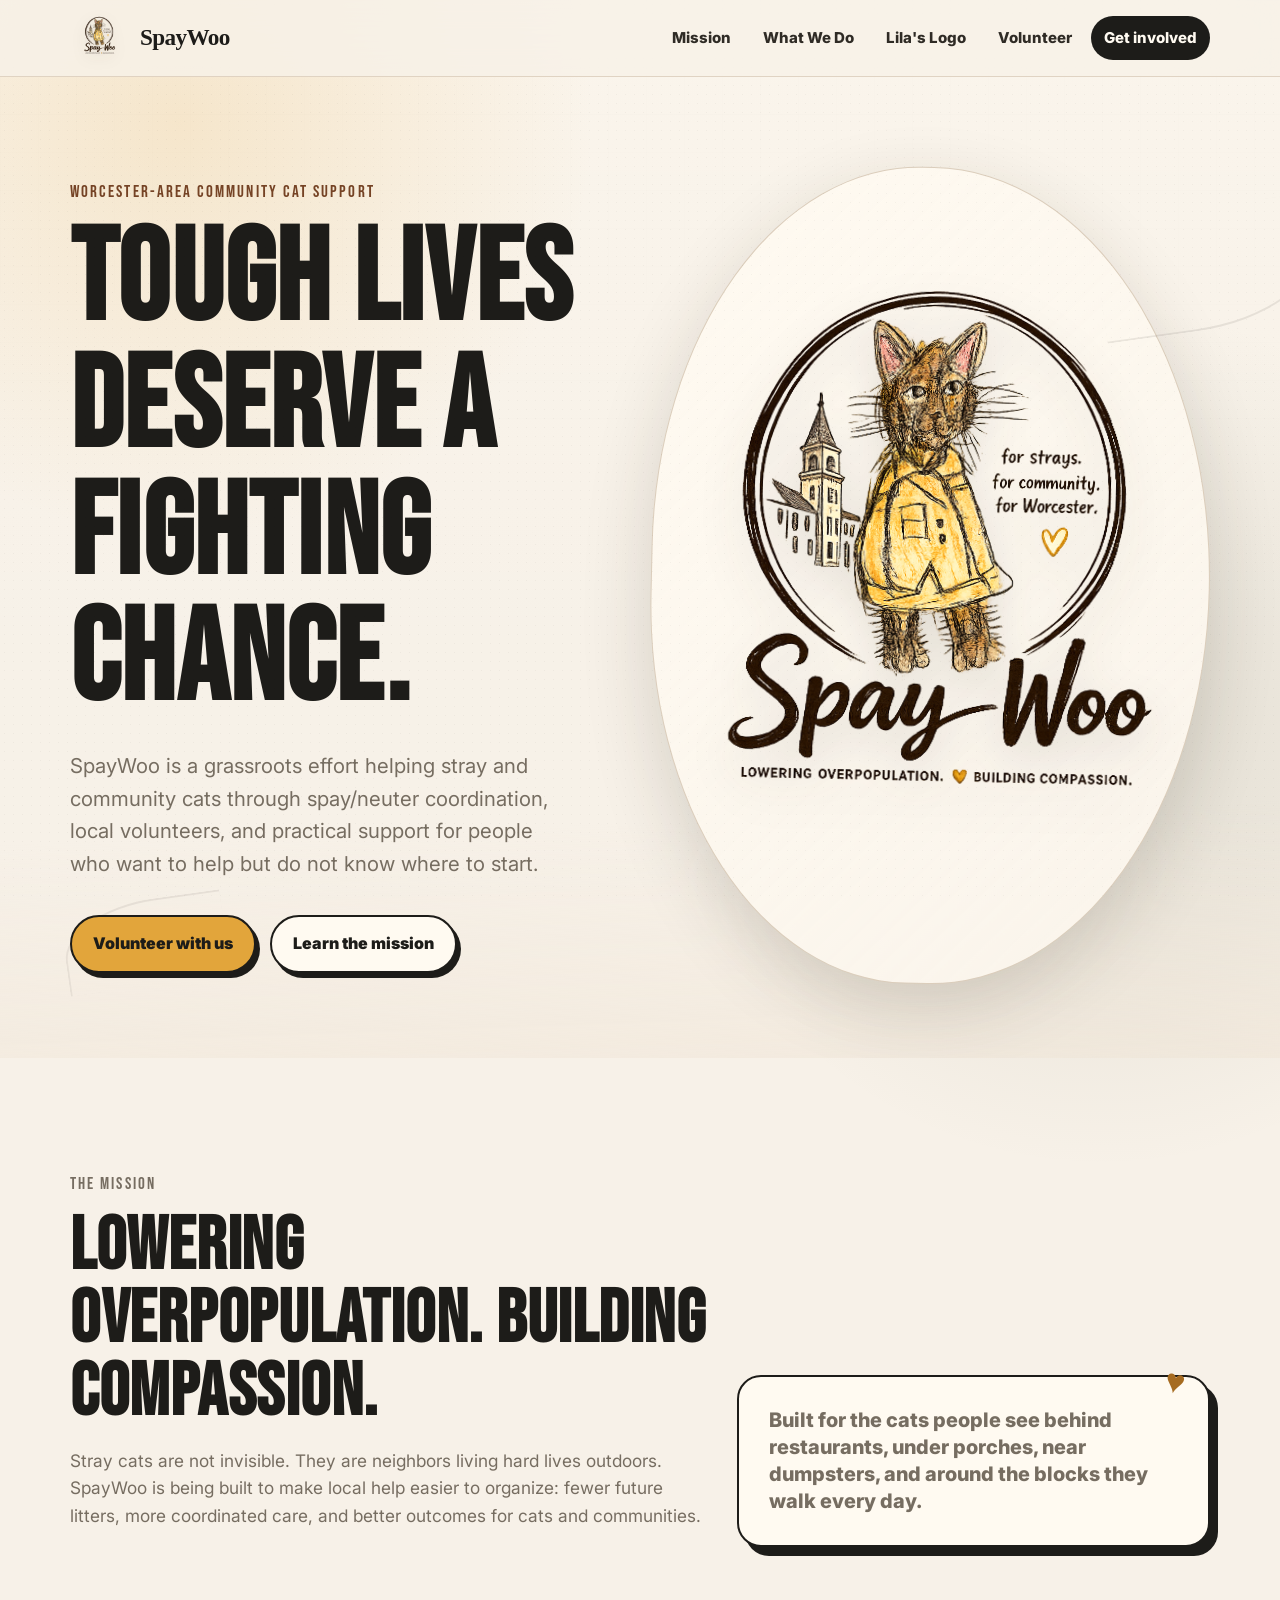
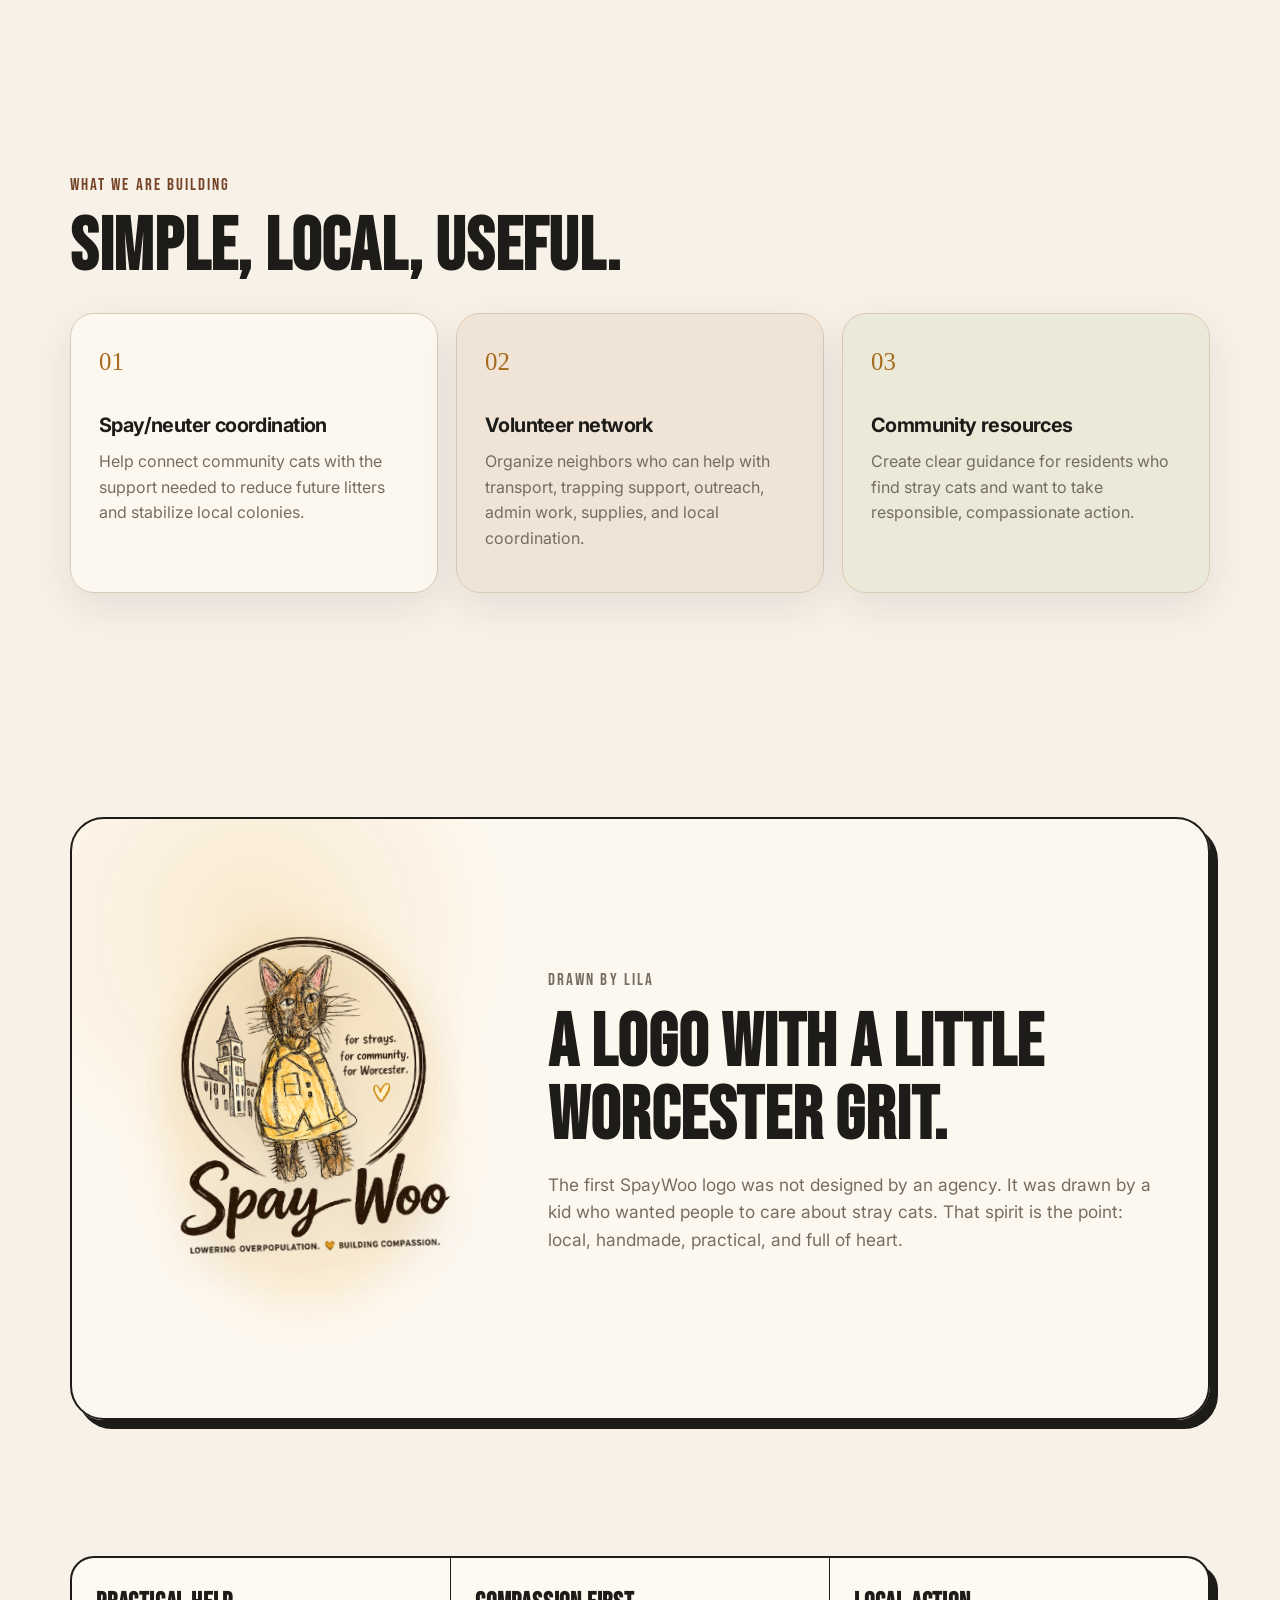
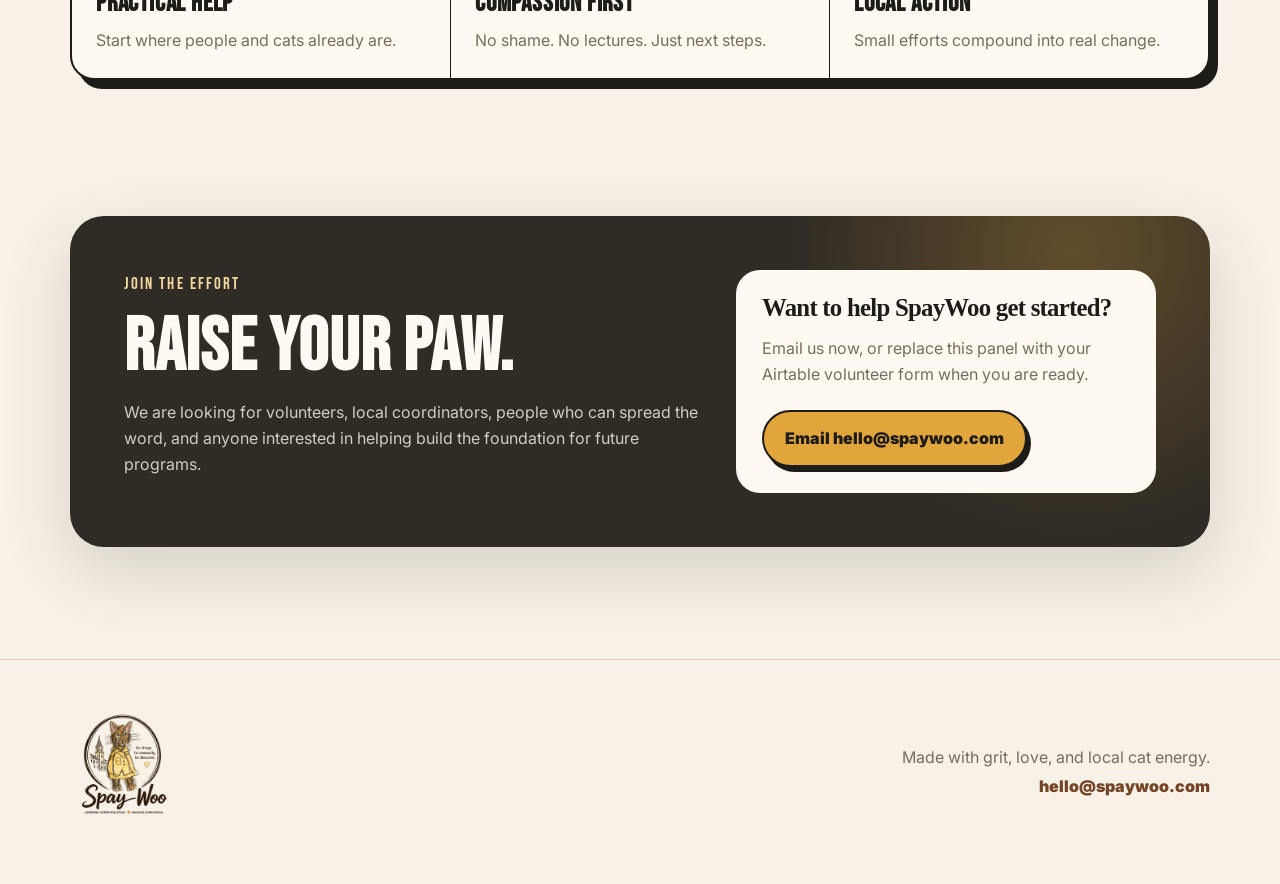
<file: index.html>
<!doctype html>
<html lang="en">
<head>
  <meta charset="utf-8" />
  <meta name="viewport" content="width=device-width, initial-scale=1" />
  <title>SpayWoo | For Strays. For Community. For Worcester.</title>
  <meta name="description" content="SpayWoo helps Worcester-area stray and community cats through spay/neuter support, volunteer coordination, and local rescue action." />
  <meta name="theme-color" content="#f5eee3" />

  <meta property="og:title" content="SpayWoo" />
  <meta property="og:description" content="For strays. For community. For Worcester." />
  <meta property="og:type" content="website" />
  <meta property="og:image" content="assets/images/SpayWoo_LilaLogo_noback.png" />

  <link rel="preconnect" href="https://fonts.googleapis.com">
  <link rel="preconnect" href="https://fonts.gstatic.com" crossorigin>
  <link href="https://fonts.googleapis.com/css2?family=Bebas+Neue&family=Inter:wght@400;500;600;700;800&family=Permanent+Marker&display=swap" rel="stylesheet">
  <link rel="stylesheet" href="assets/css/styles.css" />
</head>
<body>
  <a class="skip-link" href="#main">Skip to content</a>

  <header class="site-header" aria-label="Site header">
    <nav class="nav container" aria-label="Primary navigation">
      <a class="brand" href="./" aria-label="SpayWoo home">
        <img src="assets/images/SpayWoo_LilaLogo_noback.png" alt="SpayWoo logo" />
        <span>SpayWoo</span>
      </a>

      <button class="nav-toggle" type="button" aria-expanded="false" aria-controls="nav-menu">
        <span class="sr-only">Toggle navigation</span>
        <span></span><span></span><span></span>
      </button>

      <div class="nav-menu" id="nav-menu">
        <a href="#mission">Mission</a>
        <a href="#work">What We Do</a>
        <a href="#story">Lila's Logo</a>
        <a href="#volunteer">Volunteer</a>
        <a class="nav-cta" href="mailto:hello@spaywoo.com?subject=SpayWoo%20Volunteer%20Interest">Get involved</a>
      </div>
    </nav>
  </header>

  <main id="main">
    <section class="hero" aria-labelledby="hero-title">
      <div class="hero-texture" aria-hidden="true"></div>
      <div class="container hero-grid">
        <div class="hero-copy reveal">
          <p class="eyebrow">Worcester-area community cat support</p>
          <h1 id="hero-title">Tough lives deserve a fighting chance.</h1>
          <p class="hero-lede">
            SpayWoo is a grassroots effort helping stray and community cats through spay/neuter coordination, local volunteers, and practical support for people who want to help but do not know where to start.
          </p>
          <div class="hero-actions" aria-label="Primary actions">
            <a class="button button-primary" href="#volunteer">Volunteer with us</a>
            <a class="button button-secondary" href="#mission">Learn the mission</a>
          </div>
        </div>

        <div class="logo-stage reveal" aria-label="SpayWoo logo">
          <!-- <div class="sketch-note" aria-hidden="true">one cat. one colony. one neighborhood at a time.</div> -->
          <div class="logo-card">
            <img class="hero-logo" src="assets/images/SpayWoo_LilaLogo_noback.png" alt="SpayWoo logo featuring a tough tabby cat in a coat with the words for strays, for community, for Worcester." />
          </div>
        </div>
      </div>
    </section>

    <section class="mission-section" id="mission">
      <div class="container mission-grid">
        <div class="section-copy reveal">
          <p class="eyebrow">The mission</p>
          <h2>Lowering overpopulation. Building compassion.</h2>
          <p>
            Stray cats are not invisible. They are neighbors living hard lives outdoors. SpayWoo is being built to make local help easier to organize: fewer future litters, more coordinated care, and better outcomes for cats and communities.
          </p>
        </div>
        <aside class="street-note reveal" aria-label="SpayWoo focus areas">
          <p>Built for the cats people see behind restaurants, under porches, near dumpsters, and around the blocks they walk every day.</p>
        </aside>
      </div>
    </section>

    <section class="work-section" id="work" aria-labelledby="work-title">
      <div class="container">
        <div class="section-heading reveal">
          <p class="eyebrow">What we are building</p>
          <h2 id="work-title">Simple, local, useful.</h2>
        </div>

        <div class="work-grid">
          <article class="work-card reveal">
            <span class="card-number">01</span>
            <h3>Spay/neuter coordination</h3>
            <p>Help connect community cats with the support needed to reduce future litters and stabilize local colonies.</p>
          </article>
          <article class="work-card reveal">
            <span class="card-number">02</span>
            <h3>Volunteer network</h3>
            <p>Organize neighbors who can help with transport, trapping support, outreach, admin work, supplies, and local coordination.</p>
          </article>
          <article class="work-card reveal">
            <span class="card-number">03</span>
            <h3>Community resources</h3>
            <p>Create clear guidance for residents who find stray cats and want to take responsible, compassionate action.</p>
          </article>
        </div>
      </div>
    </section>

    <section class="story-section" id="story" aria-labelledby="story-title">
      <div class="container story-card reveal">
        <div class="story-art" aria-hidden="true">
          <img src="assets/images/SpayWoo_LilaLogo_noback.png" alt="" />
        </div>
        <div class="story-copy">
          <p class="eyebrow">Drawn by Lila</p>
          <h2 id="story-title">A logo with a little Worcester grit.</h2>
          <p>
            The first SpayWoo logo was not designed by an agency. It was drawn by a kid who wanted people to care about stray cats. That spirit is the point: local, handmade, practical, and full of heart.
          </p>
        </div>
      </div>
    </section>

    <section class="impact-band" aria-label="SpayWoo values">
      <div class="container impact-grid reveal">
        <p><strong>Practical help</strong><span>Start where people and cats already are.</span></p>
        <p><strong>Compassion first</strong><span>No shame. No lectures. Just next steps.</span></p>
        <p><strong>Local action</strong><span>Small efforts compound into real change.</span></p>
      </div>
    </section>

    <section class="volunteer-section" id="volunteer">
      <div class="container volunteer-card reveal">
        <div class="volunteer-copy">
          <p class="eyebrow">Join the effort</p>
          <h2>Raise your paw.</h2>
          <p>
            We are looking for volunteers, local coordinators, people who can spread the word, and anyone interested in helping build the foundation for future programs.
          </p>
        </div>

        <div class="signup-panel">
          <h3>Want to help SpayWoo get started?</h3>
          <p>Email us now, or replace this panel with your Airtable volunteer form when you are ready.</p>
          <a class="button button-primary" href="mailto:hello@spaywoo.com?subject=SpayWoo%20Volunteer%20Interest">Email hello@spaywoo.com</a>
          <!-- Airtable embed option:
          <iframe class="airtable-embed" src="YOUR_AIRTABLE_EMBED_URL_HERE" frameborder="0" onmousewheel="" width="100%" height="533" style="background: transparent; border: 1px solid #d8c9b6;"></iframe>
          -->
        </div>
      </div>
    </section>
  </main>

  <footer class="site-footer">
    <div class="container footer-grid">
      <a class="footer-brand" href="./" aria-label="SpayWoo home">
        <img src="assets/images/SpayWoo_LilaLogo_noback.png" alt="SpayWoo logo" />
      </a>
      <div class="footer-copy">
        <p>Made with grit, love, and local cat energy.</p>
        <a href="mailto:hello@spaywoo.com">hello@spaywoo.com</a>
      </div>
    </div>
  </footer>

  <script src="assets/js/main.js"></script>
</body>
</html>
</file>
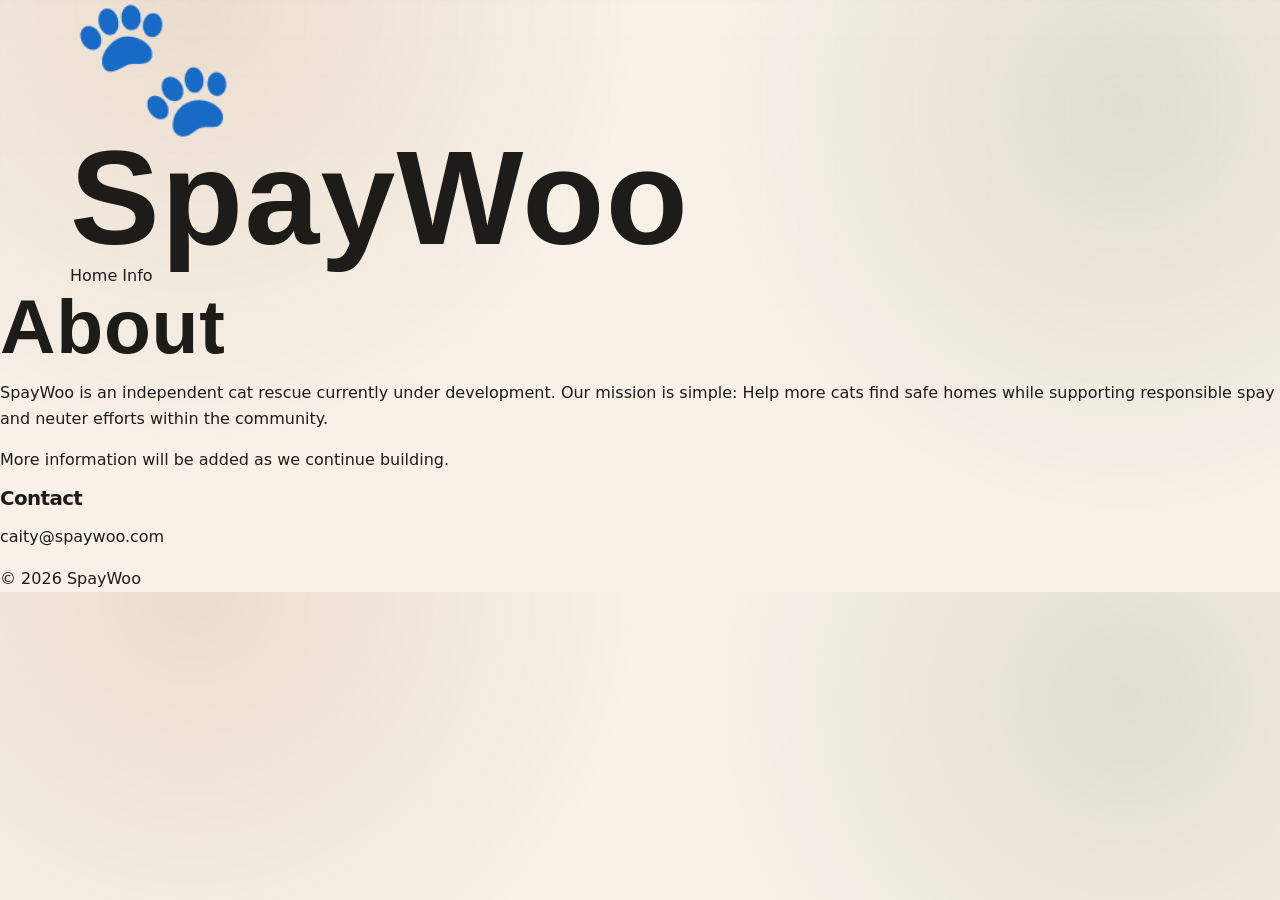
<file: info.html>
<!DOCTYPE html>
<html lang="en">
<head>

    <meta charset="UTF-8">
    <meta name="viewport" content="width=device-width, initial-scale=1.0">

    <title>About SpayWoo</title>

    <link rel="stylesheet" href="styles.css">

</head>

<body>

<header>

    <div class="container">

        <h1>🐾 SpayWoo</h1>

        <nav>
            <a href="index.html">Home</a>
            <a href="info.html">Info</a>
        </nav>

    </div>

</header>

<main class="page">

<div class="card">

<h2>About</h2>

<p>

SpayWoo is an independent cat rescue currently under development.

Our mission is simple:

Help more cats find safe homes while supporting responsible spay and neuter efforts within the community.

</p>

<p>

More information will be added as we continue building.

</p>

<h3>Contact</h3>

<p>

<a href="mailto:caity@spaywoo.com">
caity@spaywoo.com
</a>

</p>

</div>

</main>

<footer>

© 2026 SpayWoo

</footer>

</body>
</html>
</file>
<file: assets/css/styles.css>
:root {
  --paper: #f7f1e8;
  --paper-deep: #eee2d2;
  --ink: #1d1c19;
  --charcoal: #2f2b25;
  --muted: #766d61;
  --line: #d8c9b6;
  --cream: #fffaf1;
  --gold: #e2a53b;
  --gold-dark: #a66b20;
  --rust: #9d5f34;
  --rust-dark: #754325;
  --moss: #6f725b;
  --pencil: rgba(47, 43, 37, .36);
  --shadow: 0 24px 70px rgba(45, 35, 25, .16);
  --shadow-soft: 0 14px 40px rgba(45, 35, 25, .09);
  --radius-xl: 34px;
  --radius-lg: 24px;
  --container: 1140px;
}

* { box-sizing: border-box; }
html { scroll-behavior: smooth; }
body {
  margin: 0;
  color: var(--ink);
  background:
    radial-gradient(circle at 14% 3%, rgba(226, 165, 59, .18), transparent 26rem),
    radial-gradient(circle at 86% 18%, rgba(111, 114, 91, .16), transparent 27rem),
    linear-gradient(180deg, rgba(255,250,241,.42), transparent 42rem),
    var(--paper);
  font-family: "Inter", system-ui, -apple-system, BlinkMacSystemFont, "Segoe UI", sans-serif;
  line-height: 1.6;
}
body::before {
  content: "";
  position: fixed;
  inset: 0;
  pointer-events: none;
  opacity: .28;
  background-image:
    linear-gradient(rgba(29,28,25,.035) 1px, transparent 1px),
    linear-gradient(90deg, rgba(29,28,25,.025) 1px, transparent 1px);
  background-size: 38px 38px;
  mask-image: linear-gradient(to bottom, #000, transparent 78%);
}
body::after {
  content: "";
  position: fixed;
  inset: 0;
  pointer-events: none;
  opacity: .12;
  background-image:
    radial-gradient(rgba(47,43,37,.35) .65px, transparent .65px);
  background-size: 9px 9px;
  mix-blend-mode: multiply;
}

img { display: block; max-width: 100%; }
a { color: inherit; text-decoration: none; }

.container {
  width: min(calc(100% - 40px), var(--container));
  margin-inline: auto;
}
.skip-link {
  position: absolute;
  left: -999px;
  top: 12px;
  z-index: 1000;
  padding: 10px 14px;
  border-radius: 999px;
  background: var(--ink);
  color: var(--cream);
}
.skip-link:focus { left: 12px; }
.sr-only {
  position: absolute;
  width: 1px;
  height: 1px;
  overflow: hidden;
  clip: rect(0, 0, 0, 0);
  white-space: nowrap;
}

.site-header {
  position: sticky;
  top: 0;
  z-index: 20;
  background: rgba(247, 241, 232, .84);
  backdrop-filter: blur(18px);
  border-bottom: 1px solid rgba(216, 201, 182, .75);
}
.nav {
  min-height: 76px;
  display: flex;
  align-items: center;
  justify-content: space-between;
  gap: 20px;
}
.brand {
  display: inline-flex;
  align-items: center;
  gap: 12px;
  font-weight: 900;
  letter-spacing: -.04em;
}
.brand img {
  width: 58px;
  height: 58px;
  object-fit: contain;
  border-radius: 50%;
  filter: drop-shadow(0 5px 8px rgba(45,35,25,.12));
}
.brand span {
  font-family: "Permanent Marker", cursive;
  font-size: 1.45rem;
}
.nav-menu { display: flex; align-items: center; gap: 6px; }
.nav-menu a {
  padding: 10px 13px;
  border-radius: 999px;
  color: var(--charcoal);
  font-weight: 800;
  font-size: .94rem;
}
.nav-menu a:hover { background: rgba(255, 250, 241, .78); }
.nav-menu .nav-cta { background: var(--ink); color: var(--cream); }
.nav-menu .nav-cta:hover { background: var(--rust-dark); }
.nav-toggle { display: none; }

.hero {
  position: relative;
  overflow: hidden;
  padding: clamp(52px, 7vw, 94px) 0 74px;
}
.hero-texture {
  position: absolute;
  inset: auto -12% -28% -12%;
  height: 52%;
  background: linear-gradient(180deg, transparent, rgba(238,226,210,.85));
  transform: rotate(-2deg);
}
.hero::before,
.hero::after {
  content: "";
  position: absolute;
  pointer-events: none;
  border: 2px solid var(--pencil);
  opacity: .25;
  transform: rotate(-8deg);
}
.hero::before {
  width: 160px;
  height: 84px;
  left: 5vw;
  bottom: 72px;
  border-right: 0;
  border-bottom: 0;
  border-radius: 60% 0 0 0;
}
.hero::after {
  width: 220px;
  height: 120px;
  right: -40px;
  top: 130px;
  border-left: 0;
  border-top: 0;
  border-radius: 0 0 60% 0;
}
.hero-grid {
  position: relative;
  display: grid;
  grid-template-columns: minmax(0, .95fr) minmax(330px, 1.05fr);
  align-items: center;
  gap: clamp(28px, 6vw, 76px);
}
.eyebrow {
  margin: 0 0 14px;
  color: var(--rust-dark);
  font-family: "Bebas Neue", sans-serif;
  font-size: 1.08rem;
  letter-spacing: .12em;
  text-transform: uppercase;
}
h1, h2, h3 { margin: 0; line-height: .98; }
h1 {
  max-width: 780px;
  font-family: "Bebas Neue", sans-serif;
  font-size: clamp(4.35rem, 10.1vw, 8.55rem);
  letter-spacing: .01em;
}
h2 {
  font-family: "Bebas Neue", sans-serif;
  font-size: clamp(3.05rem, 5.8vw, 5rem);
  letter-spacing: .01em;
}
h3 { font-size: 1.24rem; letter-spacing: -.03em; }
.hero-lede, .section-copy p, .work-card p, .volunteer-copy p, .signup-panel p, .street-note p, .impact-grid span, .footer-copy p, .story-copy p {
  color: var(--muted);
}
.hero-lede {
  max-width: 650px;
  margin: 24px 0 0;
  font-size: clamp(1.1rem, 2vw, 1.28rem);
}
.hero-actions { display: flex; flex-wrap: wrap; gap: 14px; margin-top: 34px; }
.button {
  display: inline-flex;
  align-items: center;
  justify-content: center;
  min-height: 52px;
  padding: 14px 21px;
  border: 2px solid var(--ink);
  border-radius: 999px;
  font-weight: 900;
  box-shadow: 4px 5px 0 var(--ink);
  transition: transform .16s ease, box-shadow .16s ease, background .16s ease;
}
.button:hover { transform: translate(2px, 2px); box-shadow: 2px 3px 0 var(--ink); }
.button-primary { background: var(--gold); color: var(--ink); }
.button-secondary { background: var(--cream); color: var(--ink); }

.logo-stage {
  position: relative;
  isolation: isolate;
}
.logo-stage::before {
  content: "";
  position: absolute;
  inset: 7% 4% 2% 2%;
  z-index: -2;
  border-radius: 50%;
  background: radial-gradient(circle, rgba(255,250,241,.98), rgba(238,226,210,.40) 64%, transparent 72%);
  filter: blur(2px);
}
.logo-stage::after {
  content: "";
  position: absolute;
  inset: 16% 10% 13% 9%;
  z-index: -1;
  border: 2px solid rgba(47,43,37,.28);
  border-radius: 48% 52% 50% 48%;
  transform: rotate(-7deg);
}
.logo-card {
  position: relative;
  border-radius: 48% 52% 50% 48%;
  padding: clamp(10px, 2vw, 20px);
  background:
    linear-gradient(135deg, rgba(255,250,241,.84), rgba(247,241,232,.64)),
    var(--cream);
  border: 1px solid rgba(216, 201, 182, .9);
  box-shadow: var(--shadow);
  transform: rotate(1.25deg);
}
.hero-logo {
  width: min(100%, 620px);
  margin-inline: auto;
  filter: contrast(1.04) drop-shadow(0 18px 22px rgba(45,35,25,.12));
}
.sketch-note {
  position: absolute;
  right: 5%;
  top: 2%;
  z-index: 1;
  max-width: 190px;
  color: var(--rust-dark);
  font-family: "Permanent Marker", cursive;
  font-size: clamp(.98rem, 1.5vw, 1.25rem);
  line-height: 1.15;
  transform: rotate(6deg);
  opacity: .9;
}

.mission-section, .work-section, .story-section, .volunteer-section { padding: clamp(70px, 9vw, 112px) 0; }
.mission-grid {
  display: grid;
  grid-template-columns: 1.15fr .85fr;
  gap: 28px;
  align-items: end;
}
.section-copy p { max-width: 720px; font-size: 1.08rem; }
.street-note {
  position: relative;
  padding: 30px;
  border: 2px solid var(--ink);
  border-radius: var(--radius-lg);
  background: var(--cream);
  box-shadow: 8px 9px 0 var(--ink);
  transform: rotate(-1.25deg);
}
.street-note::before {
  content: "♥";
  position: absolute;
  right: 23px;
  top: -22px;
  color: var(--gold-dark);
  font-family: "Permanent Marker", cursive;
  font-size: 2.1rem;
  transform: rotate(12deg);
}
.street-note p { margin: 0; font-size: 1.25rem; font-weight: 800; line-height: 1.35; }
.section-heading { max-width: 760px; margin-bottom: 28px; }
.work-grid {
  display: grid;
  grid-template-columns: repeat(3, 1fr);
  gap: 18px;
}
.work-card {
  min-height: 280px;
  padding: 28px;
  border-radius: var(--radius-lg);
  background: rgba(255, 250, 241, .78);
  border: 1px solid var(--line);
  box-shadow: var(--shadow-soft);
}
.work-card:nth-child(2) { background: rgba(238, 226, 210, .84); }
.work-card:nth-child(3) { background: rgba(232, 230, 211, .76); }
.card-number {
  display: inline-flex;
  margin-bottom: 34px;
  font-family: "Permanent Marker", cursive;
  font-size: 1.55rem;
  color: var(--gold-dark);
}
.work-card p { margin: 14px 0 0; }

.story-card {
  display: grid;
  grid-template-columns: minmax(220px, 360px) 1fr;
  align-items: center;
  gap: clamp(24px, 5vw, 64px);
  padding: clamp(26px, 5vw, 52px);
  border: 2px solid var(--ink);
  border-radius: var(--radius-xl);
  background:
    radial-gradient(circle at 16% 18%, rgba(226,165,59,.18), transparent 16rem),
    rgba(255, 250, 241, .78);
  box-shadow: 8px 9px 0 var(--ink);
}
.story-art {
  position: relative;
  transform: rotate(-2deg);
}
.story-art::before {
  content: "";
  position: absolute;
  inset: 12% 10%;
  border-radius: 50%;
  background: rgba(226,165,59,.16);
  filter: blur(20px);
}
.story-art img {
  position: relative;
  width: min(100%, 330px);
  margin-inline: auto;
  filter: drop-shadow(0 15px 20px rgba(45,35,25,.12));
}
.story-copy p { max-width: 650px; font-size: 1.08rem; }

.impact-band { padding: 24px 0; }
.impact-grid {
  display: grid;
  grid-template-columns: repeat(3, 1fr);
  gap: 1px;
  overflow: hidden;
  border: 2px solid var(--ink);
  border-radius: var(--radius-lg);
  background: var(--ink);
  box-shadow: 8px 9px 0 var(--ink);
}
.impact-grid p { margin: 0; padding: 24px; background: var(--cream); }
.impact-grid strong { display: block; font-family: "Bebas Neue", sans-serif; font-size: 1.65rem; letter-spacing: .03em; }
.impact-grid span { display: block; margin-top: 4px; }

.volunteer-card {
  display: grid;
  grid-template-columns: 1fr minmax(280px, 420px);
  gap: 26px;
  padding: clamp(26px, 5vw, 54px);
  border-radius: var(--radius-xl);
  background:
    radial-gradient(circle at 88% 10%, rgba(226,165,59,.28), transparent 18rem),
    var(--charcoal);
  color: var(--cream);
  box-shadow: var(--shadow);
}
.volunteer-copy p { color: rgba(255,250,241,.78); max-width: 720px; }
.volunteer-card .eyebrow { color: #f3d7a1; }
.signup-panel {
  padding: 26px;
  border-radius: var(--radius-lg);
  background: var(--cream);
  color: var(--ink);
}
.signup-panel h3 { font-family: "Permanent Marker", cursive; font-size: 1.55rem; }
.signup-panel p { margin-bottom: 22px; }
.airtable-embed { width: 100%; min-height: 533px; border-radius: 16px; }

.site-footer { padding: 34px 0; border-top: 1px solid var(--line); }
.footer-grid { display: flex; align-items: center; justify-content: space-between; gap: 20px; }
.footer-brand img { width: 104px; border-radius: 50%; }
.footer-copy { text-align: right; }
.footer-copy p { margin: 0 0 4px; }
.footer-copy a { font-weight: 900; color: var(--rust-dark); }

.reveal { opacity: 0; transform: translateY(16px); transition: opacity .55s ease, transform .55s ease; }
.reveal.is-visible { opacity: 1; transform: translateY(0); }

@media (max-width: 900px) {
  .nav-toggle {
    display: inline-flex;
    width: 46px;
    height: 46px;
    border: 2px solid var(--ink);
    border-radius: 14px;
    background: var(--cream);
    align-items: center;
    justify-content: center;
    flex-direction: column;
    gap: 5px;
    box-shadow: 3px 4px 0 var(--ink);
  }
  .nav-toggle span:not(.sr-only) { width: 21px; height: 2px; background: var(--ink); border-radius: 99px; }
  .nav-menu {
    position: absolute;
    inset: 76px 20px auto 20px;
    display: none;
    flex-direction: column;
    align-items: stretch;
    padding: 12px;
    border: 2px solid var(--ink);
    border-radius: 20px;
    background: var(--cream);
    box-shadow: 6px 7px 0 var(--ink);
  }
  .nav-menu.is-open { display: flex; }
  .hero-grid, .mission-grid, .volunteer-card, .story-card { grid-template-columns: 1fr; }
  .logo-stage { order: -1; max-width: 560px; margin-inline: auto; }
  .sketch-note { right: 0; top: 0; }
  .work-grid, .impact-grid { grid-template-columns: 1fr; }
  .footer-grid { align-items: flex-start; flex-direction: column; }
  .footer-copy { text-align: left; }
}

@media (max-width: 560px) {
  .container { width: min(calc(100% - 28px), var(--container)); }
  .brand span { display: none; }
  h1 { font-size: clamp(3.55rem, 17vw, 5.05rem); }
  .hero { padding-top: 34px; }
  .button { width: 100%; }
  .street-note, .impact-grid, .story-card { box-shadow: 5px 6px 0 var(--ink); }
  .sketch-note { display: none; }
  .story-card { padding: 22px; }
}

@media (prefers-reduced-motion: reduce) {
  *, *::before, *::after { animation: none !important; transition: none !important; scroll-behavior: auto !important; }
  .reveal { opacity: 1; transform: none; }
}
</file>
<file: styles.css>
:root {
  --paper: #f7f1e8;
  --paper-deep: #eee2d2;
  --ink: #1d1c19;
  --charcoal: #2f2b25;
  --muted: #766d61;
  --line: #d8c9b6;
  --cream: #fffaf1;
  --rust: #9d5f34;
  --rust-dark: #754325;
  --moss: #6f725b;
  --shadow: 0 24px 70px rgba(45, 35, 25, .16);
  --shadow-soft: 0 14px 40px rgba(45, 35, 25, .09);
  --radius-xl: 34px;
  --radius-lg: 24px;
  --container: 1140px;
}

* { box-sizing: border-box; }
html { scroll-behavior: smooth; }
body {
  margin: 0;
  color: var(--ink);
  background:
    radial-gradient(circle at 15% 0%, rgba(157, 95, 52, .14), transparent 28rem),
    radial-gradient(circle at 88% 18%, rgba(111, 114, 91, .16), transparent 26rem),
    var(--paper);
  font-family: "Inter", system-ui, -apple-system, BlinkMacSystemFont, "Segoe UI", sans-serif;
  line-height: 1.6;
}
body::before {
  content: "";
  position: fixed;
  inset: 0;
  pointer-events: none;
  opacity: .28;
  background-image:
    linear-gradient(rgba(29,28,25,.035) 1px, transparent 1px),
    linear-gradient(90deg, rgba(29,28,25,.025) 1px, transparent 1px);
  background-size: 38px 38px;
  mask-image: linear-gradient(to bottom, #000, transparent 75%);
}

img { display: block; max-width: 100%; }
a { color: inherit; text-decoration: none; }

.container {
  width: min(calc(100% - 40px), var(--container));
  margin-inline: auto;
}
.skip-link {
  position: absolute;
  left: -999px;
  top: 12px;
  z-index: 1000;
  padding: 10px 14px;
  border-radius: 999px;
  background: var(--ink);
  color: var(--cream);
}
.skip-link:focus { left: 12px; }
.sr-only {
  position: absolute;
  width: 1px;
  height: 1px;
  overflow: hidden;
  clip: rect(0, 0, 0, 0);
  white-space: nowrap;
}

.site-header {
  position: sticky;
  top: 0;
  z-index: 20;
  background: rgba(247, 241, 232, .82);
  backdrop-filter: blur(18px);
  border-bottom: 1px solid rgba(216, 201, 182, .75);
}
.nav {
  min-height: 76px;
  display: flex;
  align-items: center;
  justify-content: space-between;
  gap: 20px;
}
.brand { display: inline-flex; align-items: center; gap: 12px; font-weight: 900; letter-spacing: -.04em; }
.brand img { width: 58px; height: 58px; object-fit: contain; border-radius: 50%; }
.brand span { font-family: "Permanent Marker", cursive; font-size: 1.45rem; }
.nav-menu { display: flex; align-items: center; gap: 6px; }
.nav-menu a {
  padding: 10px 13px;
  border-radius: 999px;
  color: var(--charcoal);
  font-weight: 800;
  font-size: .94rem;
}
.nav-menu a:hover { background: rgba(255, 250, 241, .75); }
.nav-menu .nav-cta { background: var(--ink); color: var(--cream); }
.nav-menu .nav-cta:hover { background: var(--rust-dark); }
.nav-toggle { display: none; }

.hero {
  position: relative;
  overflow: hidden;
  padding: clamp(56px, 8vw, 104px) 0 78px;
}
.hero-texture {
  position: absolute;
  inset: auto -12% -28% -12%;
  height: 52%;
  background: linear-gradient(180deg, transparent, rgba(238,226,210,.85));
  transform: rotate(-2deg);
}
.hero-grid {
  position: relative;
  display: grid;
  grid-template-columns: minmax(0, .95fr) minmax(330px, 1.05fr);
  align-items: center;
  gap: clamp(28px, 6vw, 76px);
}
.eyebrow {
  margin: 0 0 14px;
  color: var(--rust-dark);
  font-family: "Bebas Neue", sans-serif;
  font-size: 1.08rem;
  letter-spacing: .12em;
  text-transform: uppercase;
}
h1, h2, h3 { margin: 0; line-height: .98; }
h1 {
  max-width: 780px;
  font-family: "Bebas Neue", sans-serif;
  font-size: clamp(4.5rem, 10.5vw, 8.8rem);
  letter-spacing: .01em;
}
h2 {
  font-family: "Bebas Neue", sans-serif;
  font-size: clamp(3.1rem, 6vw, 5.2rem);
  letter-spacing: .01em;
}
h3 { font-size: 1.24rem; letter-spacing: -.03em; }
.hero-lede, .section-copy p, .work-card p, .volunteer-copy p, .signup-panel p, .street-note p, .impact-grid span, .footer-copy p {
  color: var(--muted);
}
.hero-lede {
  max-width: 650px;
  margin: 24px 0 0;
  font-size: clamp(1.1rem, 2vw, 1.28rem);
}
.hero-actions { display: flex; flex-wrap: wrap; gap: 14px; margin-top: 34px; }
.button {
  display: inline-flex;
  align-items: center;
  justify-content: center;
  min-height: 52px;
  padding: 14px 21px;
  border: 2px solid var(--ink);
  border-radius: 999px;
  font-weight: 900;
  box-shadow: 4px 5px 0 var(--ink);
  transition: transform .16s ease, box-shadow .16s ease, background .16s ease;
}
.button:hover { transform: translate(2px, 2px); box-shadow: 2px 3px 0 var(--ink); }
.button-primary { background: var(--rust); color: var(--cream); }
.button-secondary { background: var(--cream); color: var(--ink); }

.logo-stage { position: relative; }
.logo-stage::before {
  content: "";
  position: absolute;
  inset: 8% 2% 2% 2%;
  border-radius: 50%;
  background: radial-gradient(circle, rgba(255,250,241,.95), rgba(238,226,210,.35) 65%, transparent 70%);
  filter: blur(2px);
}
.logo-card {
  position: relative;
  border-radius: 50%;
  padding: clamp(10px, 2vw, 20px);
  background: rgba(255, 250, 241, .72);
  border: 1px solid rgba(216, 201, 182, .85);
  box-shadow: var(--shadow);
  transform: rotate(1.5deg);
}
.hero-logo {
  width: min(100%, 620px);
  margin-inline: auto;
  filter: contrast(1.03) drop-shadow(0 18px 22px rgba(45,35,25,.12));
}

.mission-section, .work-section, .volunteer-section { padding: clamp(70px, 9vw, 112px) 0; }
.mission-grid {
  display: grid;
  grid-template-columns: 1.15fr .85fr;
  gap: 28px;
  align-items: end;
}
.section-copy p { max-width: 720px; font-size: 1.08rem; }
.street-note {
  padding: 30px;
  border: 2px solid var(--ink);
  border-radius: var(--radius-lg);
  background: var(--cream);
  box-shadow: 8px 9px 0 var(--ink);
  transform: rotate(-1.25deg);
}
.street-note p { margin: 0; font-size: 1.25rem; font-weight: 800; line-height: 1.35; }
.section-heading { max-width: 760px; margin-bottom: 28px; }
.work-grid {
  display: grid;
  grid-template-columns: repeat(3, 1fr);
  gap: 18px;
}
.work-card {
  min-height: 280px;
  padding: 28px;
  border-radius: var(--radius-lg);
  background: rgba(255, 250, 241, .72);
  border: 1px solid var(--line);
  box-shadow: var(--shadow-soft);
}
.work-card:nth-child(2) { background: rgba(238, 226, 210, .82); }
.work-card:nth-child(3) { background: rgba(232, 230, 211, .72); }
.card-number {
  display: inline-flex;
  margin-bottom: 34px;
  font-family: "Permanent Marker", cursive;
  font-size: 1.55rem;
  color: var(--rust-dark);
}
.work-card p { margin: 14px 0 0; }

.impact-band { padding: 24px 0; }
.impact-grid {
  display: grid;
  grid-template-columns: repeat(3, 1fr);
  gap: 1px;
  overflow: hidden;
  border: 2px solid var(--ink);
  border-radius: var(--radius-lg);
  background: var(--ink);
  box-shadow: 8px 9px 0 var(--ink);
}
.impact-grid p { margin: 0; padding: 24px; background: var(--cream); }
.impact-grid strong { display: block; font-family: "Bebas Neue", sans-serif; font-size: 1.65rem; letter-spacing: .03em; }
.impact-grid span { display: block; margin-top: 4px; }

.volunteer-card {
  display: grid;
  grid-template-columns: 1fr minmax(280px, 420px);
  gap: 26px;
  padding: clamp(26px, 5vw, 54px);
  border-radius: var(--radius-xl);
  background:
    radial-gradient(circle at 88% 10%, rgba(157,95,52,.22), transparent 18rem),
    var(--charcoal);
  color: var(--cream);
  box-shadow: var(--shadow);
}
.volunteer-copy p { color: rgba(255,250,241,.78); max-width: 720px; }
.volunteer-card .eyebrow { color: #e8c6a9; }
.signup-panel {
  padding: 26px;
  border-radius: var(--radius-lg);
  background: var(--cream);
  color: var(--ink);
}
.signup-panel p { margin-bottom: 22px; }
.airtable-embed { width: 100%; min-height: 533px; border-radius: 16px; }

.site-footer { padding: 34px 0; border-top: 1px solid var(--line); }
.footer-grid { display: flex; align-items: center; justify-content: space-between; gap: 20px; }
.footer-brand img { width: 104px; border-radius: 50%; }
.footer-copy { text-align: right; }
.footer-copy p { margin: 0 0 4px; }
.footer-copy a { font-weight: 900; color: var(--rust-dark); }

.reveal { opacity: 0; transform: translateY(16px); transition: opacity .55s ease, transform .55s ease; }
.reveal.is-visible { opacity: 1; transform: translateY(0); }

@media (max-width: 900px) {
  .nav-toggle {
    display: inline-flex;
    width: 46px;
    height: 46px;
    border: 2px solid var(--ink);
    border-radius: 14px;
    background: var(--cream);
    align-items: center;
    justify-content: center;
    flex-direction: column;
    gap: 5px;
    box-shadow: 3px 4px 0 var(--ink);
  }
  .nav-toggle span:not(.sr-only) { width: 21px; height: 2px; background: var(--ink); border-radius: 99px; }
  .nav-menu {
    position: absolute;
    inset: 76px 20px auto 20px;
    display: none;
    flex-direction: column;
    align-items: stretch;
    padding: 12px;
    border: 2px solid var(--ink);
    border-radius: 20px;
    background: var(--cream);
    box-shadow: 6px 7px 0 var(--ink);
  }
  .nav-menu.is-open { display: flex; }
  .hero-grid, .mission-grid, .volunteer-card { grid-template-columns: 1fr; }
  .logo-stage { order: -1; max-width: 560px; margin-inline: auto; }
  .work-grid, .impact-grid { grid-template-columns: 1fr; }
  .footer-grid { align-items: flex-start; flex-direction: column; }
  .footer-copy { text-align: left; }
}

@media (max-width: 560px) {
  .container { width: min(calc(100% - 28px), var(--container)); }
  .brand span { display: none; }
  h1 { font-size: clamp(3.65rem, 18vw, 5.2rem); }
  .hero { padding-top: 34px; }
  .button { width: 100%; }
  .street-note, .impact-grid { box-shadow: 5px 6px 0 var(--ink); }
}

@media (prefers-reduced-motion: reduce) {
  *, *::before, *::after { animation: none !important; transition: none !important; scroll-behavior: auto !important; }
  .reveal { opacity: 1; transform: none; }
}
</file>
